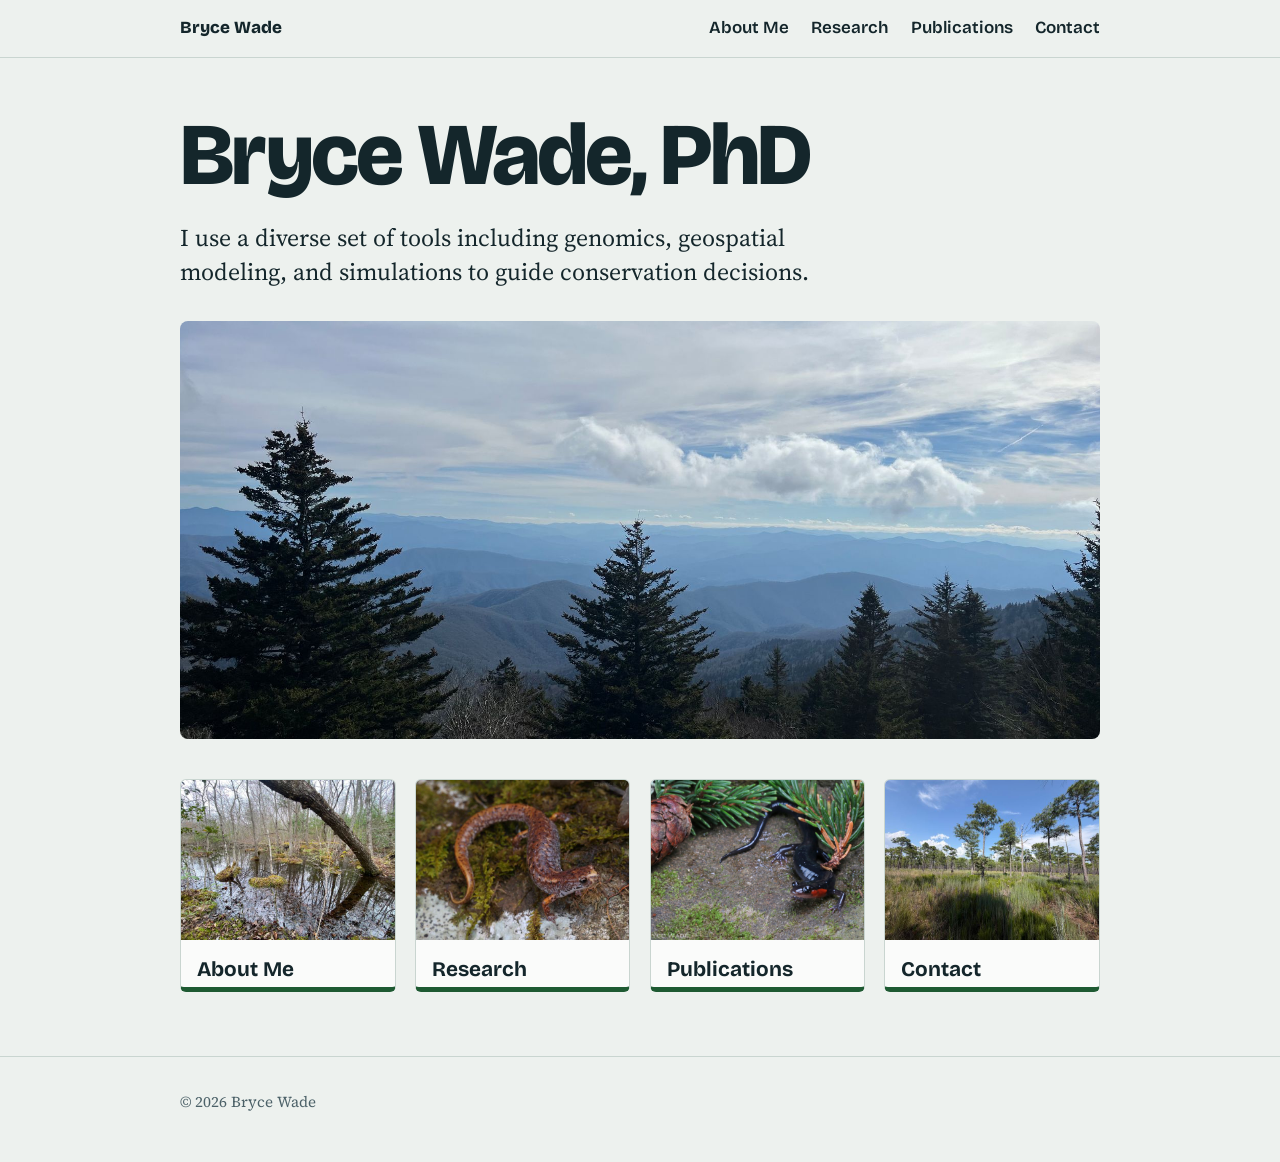
<file: index.html>
<!DOCTYPE html>
<html lang="en">
<head>
<meta charset="utf-8">
<meta name="viewport" content="width=device-width, initial-scale=1">
<title>Bryce Wade, PhD · Landscape genetics and amphibian conservation</title>
<link href="https://fonts.googleapis.com/css2?family=Bricolage+Grotesque:opsz,wght@12..96,400;12..96,600;12..96,800&family=Source+Serif+4:ital,opsz,wght@0,8..60,400;0,8..60,600;1,8..60,400&display=swap" rel="stylesheet">
<link rel="stylesheet" href="style.css">
</head>
<body>
<!-- MENU: appears on every page. If you change it, change it in all five files. -->
<nav><div class="wrap"><a class="brand" href="index.html">Bryce Wade</a><a href="about.html">About Me</a><a href="research.html">Research</a><a href="publications.html">Publications</a><a href="contact.html">Contact</a></div></nav>
<main class="wrap">
<h1>Bryce Wade, PhD</h1>
<p class="lede">I use a diverse set of tools including genomics, geospatial modeling, and simulations to guide conservation decisions.</p>
<img class="hero-photo" src="images/home-main.jpg" width="1800" height="818" alt="Blue ridgelines of the southern Appalachian Mountains seen through spruce and fir trees">
<div class="tiles">
<a href="about.html"><img src="images/about-thumb.jpg" width="640" height="480" alt="" loading="lazy"><b>About Me</b></a>
<a href="research.html"><img src="images/research-thumb.jpg" width="640" height="480" alt="" loading="lazy"><b>Research</b></a>
<a href="publications.html"><img src="images/publications-thumb.jpg" width="640" height="480" alt="" loading="lazy"><b>Publications</b></a>
<a href="contact.html"><img src="images/contact-thumb.jpg" width="640" height="480" alt="" loading="lazy"><b>Contact</b></a>
</div>
</main>
<footer><div class="wrap">© 2026 Bryce Wade</div></footer>
</body>
</html>
</file>
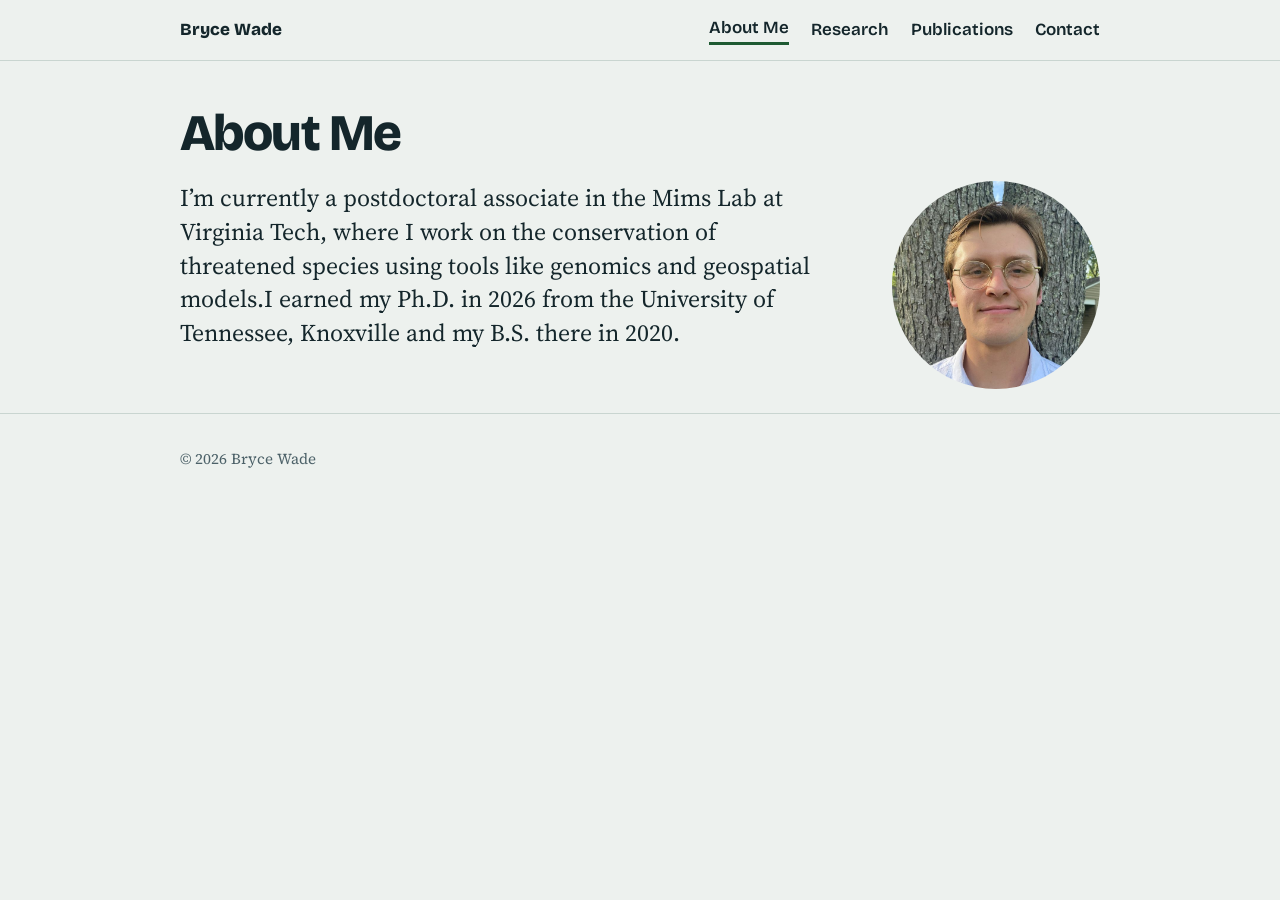
<file: about.html>
<!DOCTYPE html>
<html lang="en">
<head>
<meta charset="utf-8">
<meta name="viewport" content="width=device-width, initial-scale=1">
<title>About Me · Bryce Wade</title>
<link href="https://fonts.googleapis.com/css2?family=Bricolage+Grotesque:opsz,wght@12..96,400;12..96,600;12..96,800&family=Source+Serif+4:ital,opsz,wght@0,8..60,400;0,8..60,600;1,8..60,400&display=swap" rel="stylesheet">
<link rel="stylesheet" href="style.css">
</head>
<body>
<!-- MENU: appears on every page. If you change it, change it in all five files. -->
<nav><div class="wrap"><a class="brand" href="index.html">Bryce Wade</a><a href="about.html" aria-current="page">About Me</a><a href="research.html">Research</a><a href="publications.html">Publications</a><a href="contact.html">Contact</a></div></nav>
<main class="wrap">
<h1 class="page">About Me</h1>
<!-- PHOTO: to swap the portrait, upload a new square photo to the images folder and change the file name in src. -->
<img class="portrait" src="images/about-1.jpg" width="700" height="700" alt="Portrait of Bryce Wade smiling in front of a tree trunk">
<div class="text">
<p class="lede">I’m currently a postdoctoral associate in the Mims Lab at Virginia Tech, where I work on the conservation of threatened species using tools like genomics and geospatial models.I earned my Ph.D. in 2026 from the University of Tennessee, Knoxville and my B.S. there in 2020.</p>
</div>
</main>
<footer><div class="wrap">© 2026 Bryce Wade</div></footer>
</body>
</html>
</file>
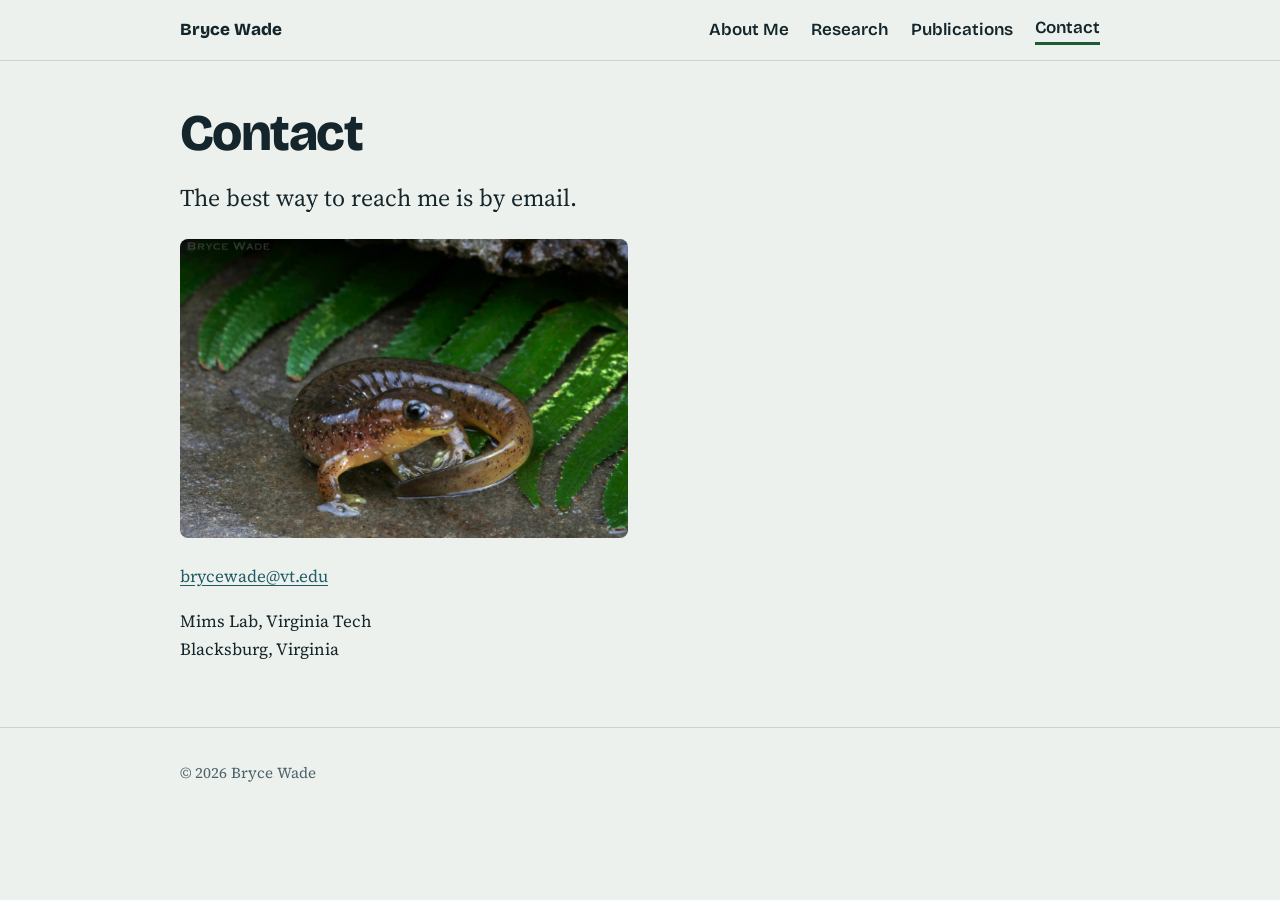
<file: contact.html>
<!DOCTYPE html>
<html lang="en">
<head>
<meta charset="utf-8">
<meta name="viewport" content="width=device-width, initial-scale=1">
<title>Contact · Bryce Wade</title>
<link href="https://fonts.googleapis.com/css2?family=Bricolage+Grotesque:opsz,wght@12..96,400;12..96,600;12..96,800&family=Source+Serif+4:ital,opsz,wght@0,8..60,400;0,8..60,600;1,8..60,400&display=swap" rel="stylesheet">
<link rel="stylesheet" href="style.css">
</head>
<body>
<!-- MENU: appears on every page. If you change it, change it in all five files. -->
<nav><div class="wrap"><a class="brand" href="index.html">Bryce Wade</a><a href="about.html">About Me</a><a href="research.html">Research</a><a href="publications.html">Publications</a><a href="contact.html" aria-current="page">Contact</a></div></nav>
<main class="wrap">
<h1 class="page">Contact</h1>
<p class="lede text">The best way to reach me is by email.</p>
<img class="hero-photo" src="images/contact-1.jpg" width="640" height="480" alt="Open pine savanna with tall pines above green wetland grasses" style="max-width:28rem;margin:0 0 1.5rem" loading="lazy">
<p><a href="mailto:brycewade@vt.edu">brycewade@vt.edu</a></p>
<p>Mims Lab, Virginia Tech<br>Blacksburg, Virginia</p>
</main>
<footer><div class="wrap">© 2026 Bryce Wade</div></footer>
</body>
</html>
</file>
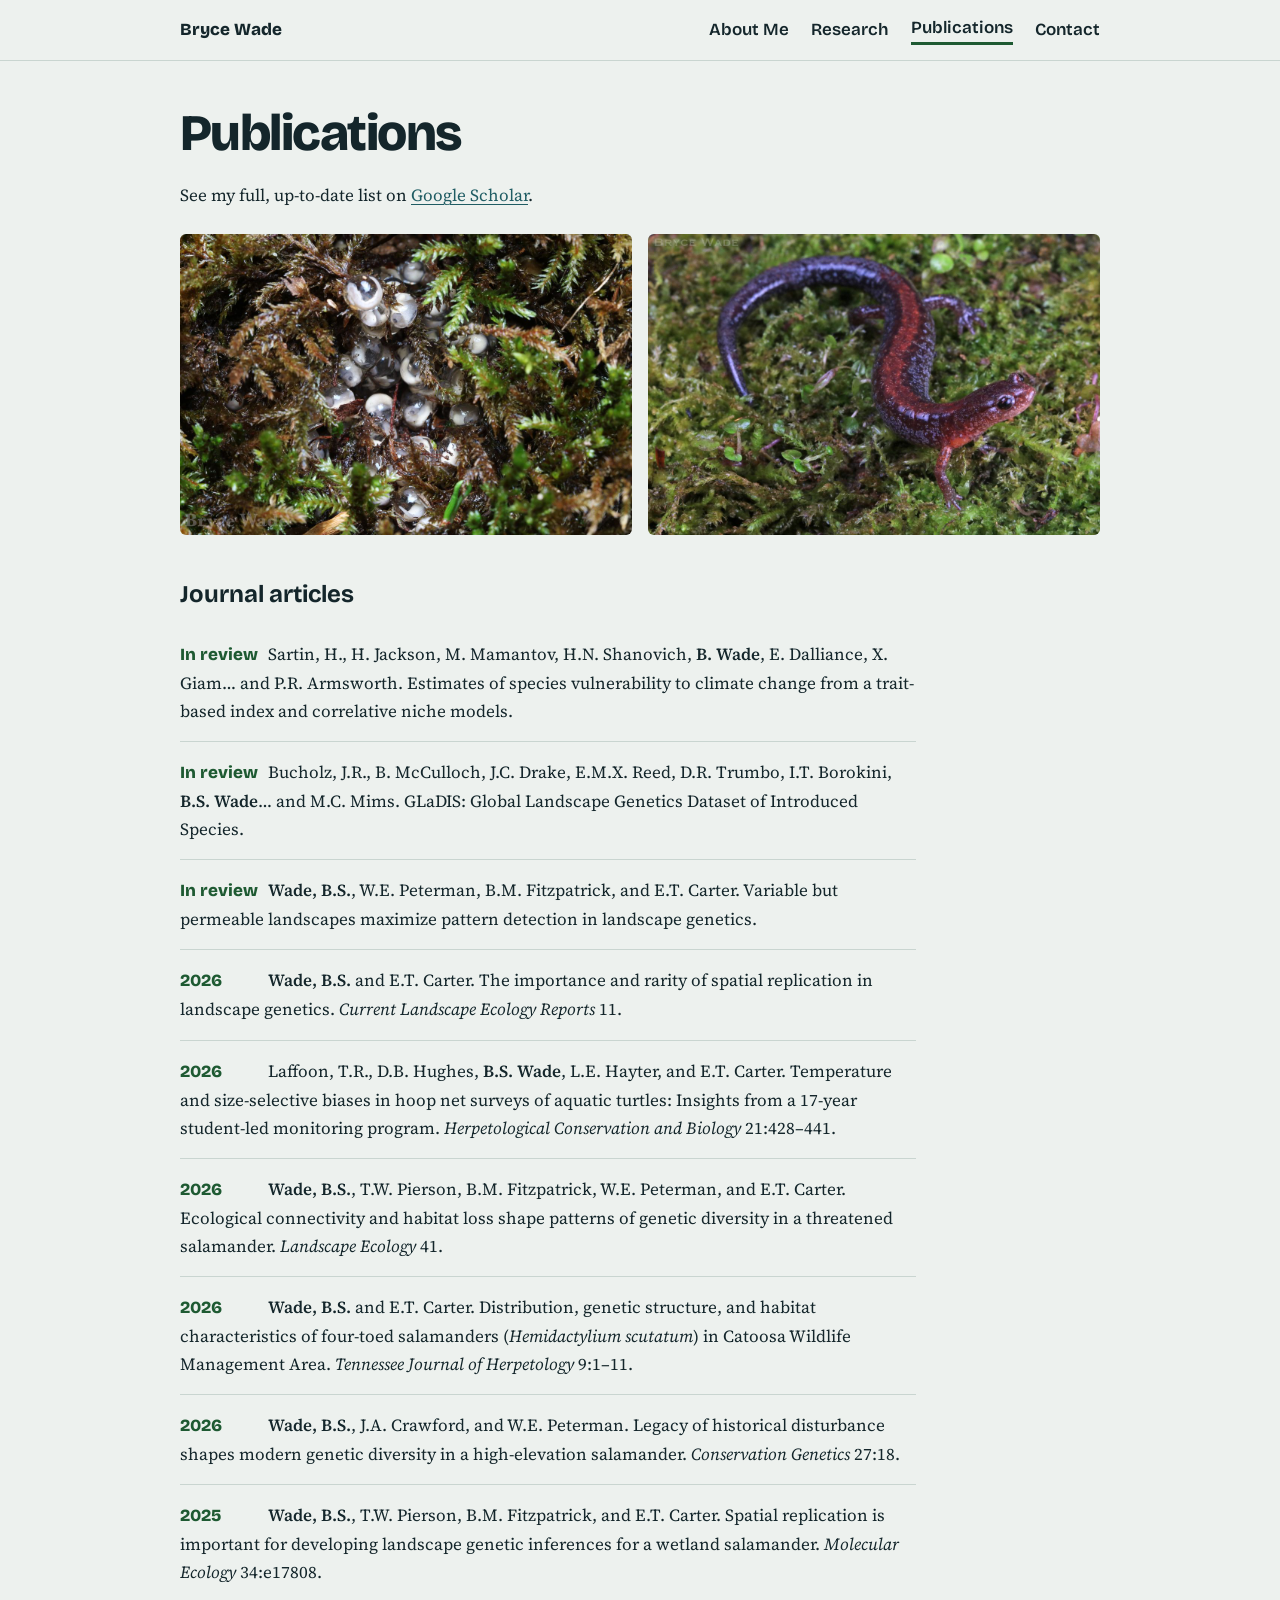
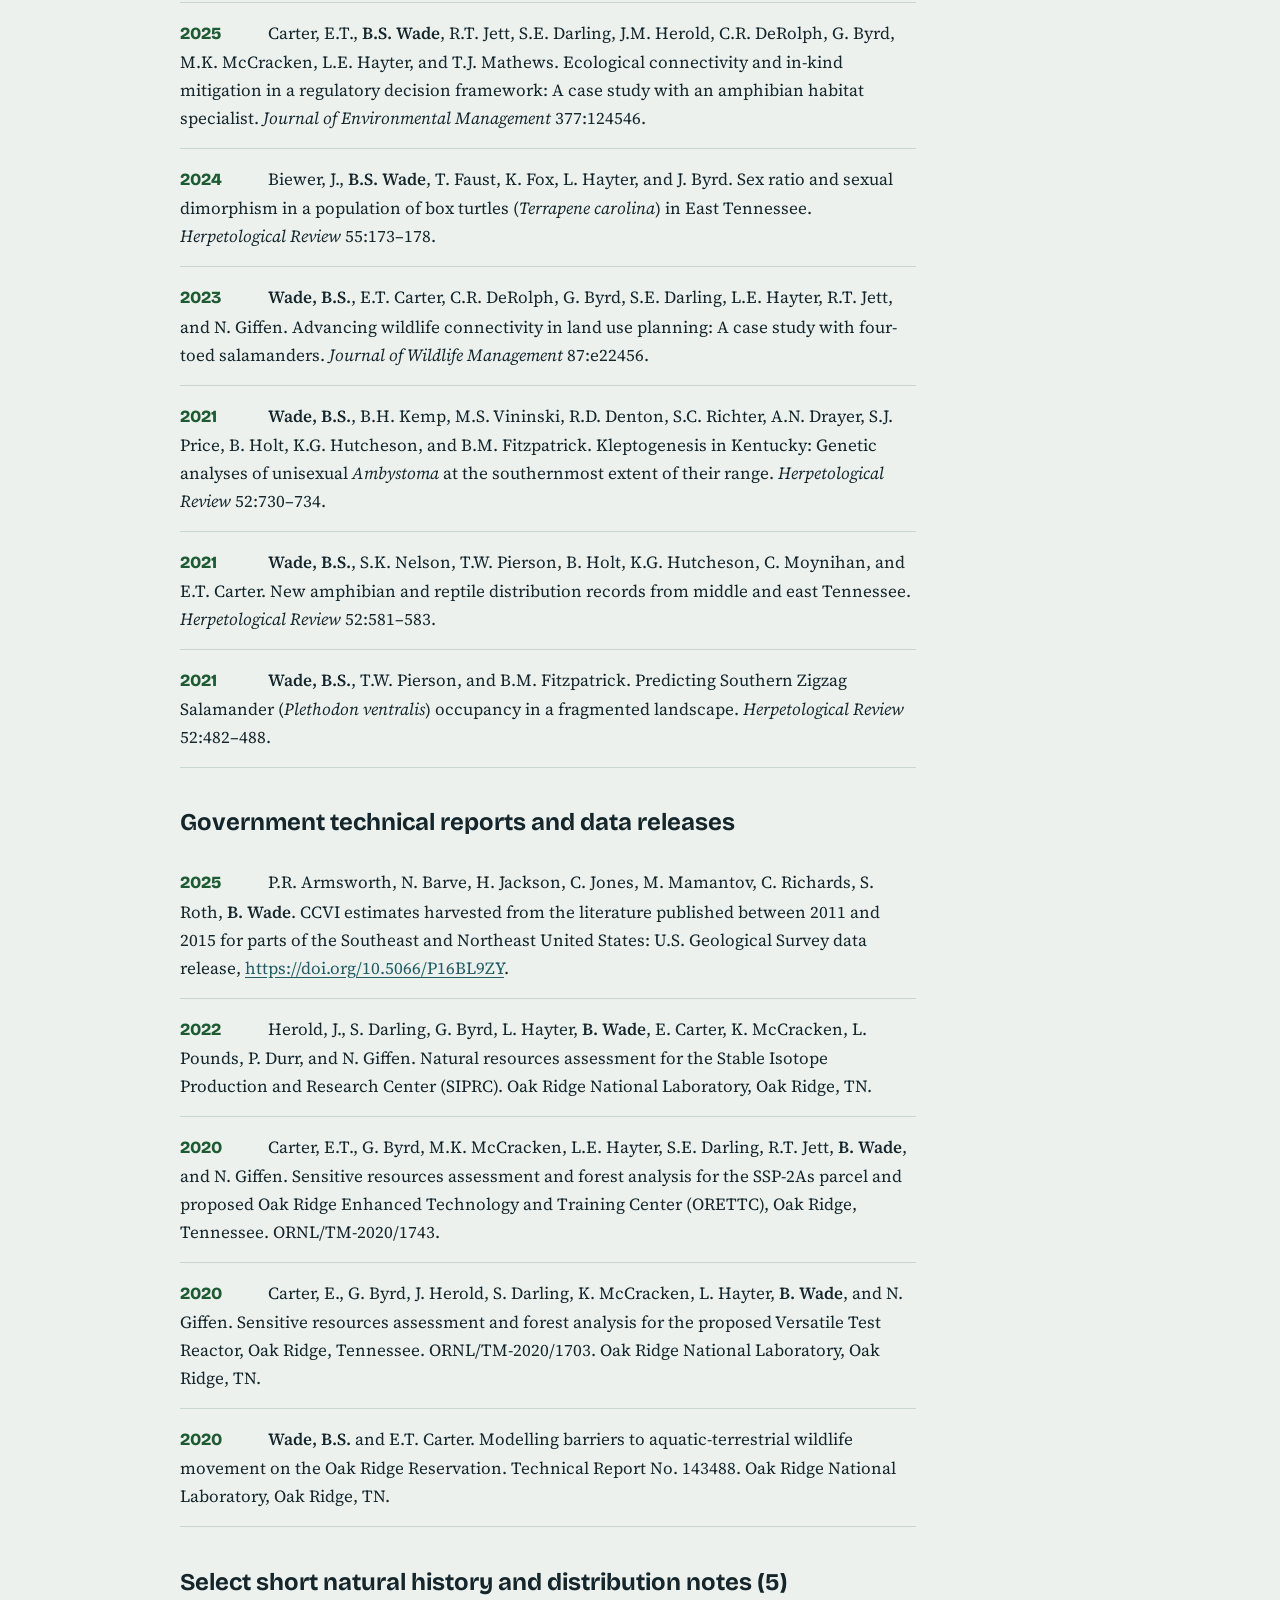
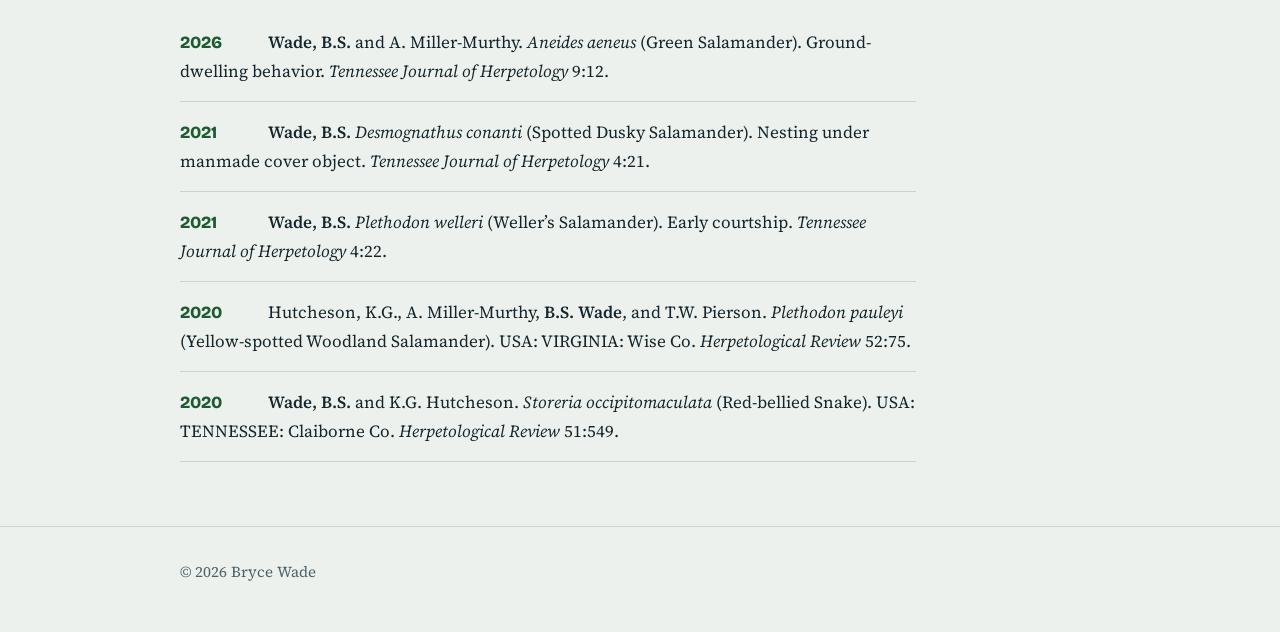
<file: publications.html>
<!DOCTYPE html>
<html lang="en">
<head>
<meta charset="utf-8">
<meta name="viewport" content="width=device-width, initial-scale=1">
<title>Publications · Bryce Wade</title>
<link href="https://fonts.googleapis.com/css2?family=Bricolage+Grotesque:opsz,wght@12..96,400;12..96,600;12..96,800&family=Source+Serif+4:ital,opsz,wght@0,8..60,400;0,8..60,600;1,8..60,400&display=swap" rel="stylesheet">
<link rel="stylesheet" href="style.css">
</head>
<body>
<!-- MENU: appears on every page. If you change it, change it in all five files. -->
<nav><div class="wrap"><a class="brand" href="index.html">Bryce Wade</a><a href="about.html">About Me</a><a href="research.html">Research</a><a href="publications.html" aria-current="page">Publications</a><a href="contact.html">Contact</a></div></nav>
<main class="wrap">
<h1 class="page">Publications</h1>
<p class="text">See my full, up-to-date list on <a href="https://scholar.google.com/citations?user=k3J1BvYAAAAJ&amp;hl=en">Google Scholar</a>.</p>
<div class="gallery">
<img src="images/publications-1.jpg" width="1200" height="800" alt="Clear salamander eggs nestled in green and brown moss" loading="lazy">
<img src="images/publications-2.jpg" width="1200" height="800" alt="Dark salamander with a reddish stripe along its back on bright green moss" loading="lazy">
</div>
<h2>Journal articles</h2>
<!-- To add a paper: copy one whole <li> line below, paste it where you want it, and change the text. For a paper still in review, put In review in the yr span and leave the journal out. -->
<ul class="pubs">
<li><span class="yr">In review</span>Sartin, H., H. Jackson, M. Mamantov, H.N. Shanovich, <span class="me">B. Wade</span>, E. Dalliance, X. Giam… and P.R. Armsworth. Estimates of species vulnerability to climate change from a trait-based index and correlative niche models.</li>
<li><span class="yr">In review</span>Bucholz, J.R., B. McCulloch, J.C. Drake, E.M.X. Reed, D.R. Trumbo, I.T. Borokini, <span class="me">B.S. Wade</span>… and M.C. Mims. GLaDIS: Global Landscape Genetics Dataset of Introduced Species.</li>
<li><span class="yr">In review</span><span class="me">Wade, B.S.</span>, W.E. Peterman, B.M. Fitzpatrick, and E.T. Carter. Variable but permeable landscapes maximize pattern detection in landscape genetics.</li>
<li><span class="yr">2026</span><span class="me">Wade, B.S.</span> and E.T. Carter. The importance and rarity of spatial replication in landscape genetics. <i>Current Landscape Ecology Reports</i> 11.</li>
<li><span class="yr">2026</span>Laffoon, T.R., D.B. Hughes, <span class="me">B.S. Wade</span>, L.E. Hayter, and E.T. Carter. Temperature and size-selective biases in hoop net surveys of aquatic turtles: Insights from a 17-year student-led monitoring program. <i>Herpetological Conservation and Biology</i> 21:428–441.</li>
<li><span class="yr">2026</span><span class="me">Wade, B.S.</span>, T.W. Pierson, B.M. Fitzpatrick, W.E. Peterman, and E.T. Carter. Ecological connectivity and habitat loss shape patterns of genetic diversity in a threatened salamander. <i>Landscape Ecology</i> 41.</li>
<li><span class="yr">2026</span><span class="me">Wade, B.S.</span> and E.T. Carter. Distribution, genetic structure, and habitat characteristics of four-toed salamanders (<i>Hemidactylium scutatum</i>) in Catoosa Wildlife Management Area. <i>Tennessee Journal of Herpetology</i> 9:1–11.</li>
<li><span class="yr">2026</span><span class="me">Wade, B.S.</span>, J.A. Crawford, and W.E. Peterman. Legacy of historical disturbance shapes modern genetic diversity in a high-elevation salamander. <i>Conservation Genetics</i> 27:18.</li>
<li><span class="yr">2025</span><span class="me">Wade, B.S.</span>, T.W. Pierson, B.M. Fitzpatrick, and E.T. Carter. Spatial replication is important for developing landscape genetic inferences for a wetland salamander. <i>Molecular Ecology</i> 34:e17808.</li>
<li><span class="yr">2025</span>Carter, E.T., <span class="me">B.S. Wade</span>, R.T. Jett, S.E. Darling, J.M. Herold, C.R. DeRolph, G. Byrd, M.K. McCracken, L.E. Hayter, and T.J. Mathews. Ecological connectivity and in-kind mitigation in a regulatory decision framework: A case study with an amphibian habitat specialist. <i>Journal of Environmental Management</i> 377:124546.</li>
<li><span class="yr">2024</span>Biewer, J., <span class="me">B.S. Wade</span>, T. Faust, K. Fox, L. Hayter, and J. Byrd. Sex ratio and sexual dimorphism in a population of box turtles (<i>Terrapene carolina</i>) in East Tennessee. <i>Herpetological Review</i> 55:173–178.</li>
<li><span class="yr">2023</span><span class="me">Wade, B.S.</span>, E.T. Carter, C.R. DeRolph, G. Byrd, S.E. Darling, L.E. Hayter, R.T. Jett, and N. Giffen. Advancing wildlife connectivity in land use planning: A case study with four-toed salamanders. <i>Journal of Wildlife Management</i> 87:e22456.</li>
<li><span class="yr">2021</span><span class="me">Wade, B.S.</span>, B.H. Kemp, M.S. Vininski, R.D. Denton, S.C. Richter, A.N. Drayer, S.J. Price, B. Holt, K.G. Hutcheson, and B.M. Fitzpatrick. Kleptogenesis in Kentucky: Genetic analyses of unisexual <i>Ambystoma</i> at the southernmost extent of their range. <i>Herpetological Review</i> 52:730–734.</li>
<li><span class="yr">2021</span><span class="me">Wade, B.S.</span>, S.K. Nelson, T.W. Pierson, B. Holt, K.G. Hutcheson, C. Moynihan, and E.T. Carter. New amphibian and reptile distribution records from middle and east Tennessee. <i>Herpetological Review</i> 52:581–583.</li>
<li><span class="yr">2021</span><span class="me">Wade, B.S.</span>, T.W. Pierson, and B.M. Fitzpatrick. Predicting Southern Zigzag Salamander (<i>Plethodon ventralis</i>) occupancy in a fragmented landscape. <i>Herpetological Review</i> 52:482–488.</li>
</ul>
<h2>Government technical reports and data releases</h2>
<ul class="pubs">
<li><span class="yr">2025</span>P.R. Armsworth, N. Barve, H. Jackson, C. Jones, M. Mamantov, C. Richards, S. Roth, <span class="me">B. Wade</span>. CCVI estimates harvested from the literature published between 2011 and 2015 for parts of the Southeast and Northeast United States: U.S. Geological Survey data release, <a href="https://doi.org/10.5066/P16BL9ZY">https://doi.org/10.5066/P16BL9ZY</a>.</li>
<li><span class="yr">2022</span>Herold, J., S. Darling, G. Byrd, L. Hayter, <span class="me">B. Wade</span>, E. Carter, K. McCracken, L. Pounds, P. Durr, and N. Giffen. Natural resources assessment for the Stable Isotope Production and Research Center (SIPRC). Oak Ridge National Laboratory, Oak Ridge, TN.</li>
<li><span class="yr">2020</span>Carter, E.T., G. Byrd, M.K. McCracken, L.E. Hayter, S.E. Darling, R.T. Jett, <span class="me">B. Wade</span>, and N. Giffen. Sensitive resources assessment and forest analysis for the SSP-2As parcel and proposed Oak Ridge Enhanced Technology and Training Center (ORETTC), Oak Ridge, Tennessee. ORNL/TM-2020/1743.</li>
<li><span class="yr">2020</span>Carter, E., G. Byrd, J. Herold, S. Darling, K. McCracken, L. Hayter, <span class="me">B. Wade</span>, and N. Giffen. Sensitive resources assessment and forest analysis for the proposed Versatile Test Reactor, Oak Ridge, Tennessee. ORNL/TM-2020/1703. Oak Ridge National Laboratory, Oak Ridge, TN.</li>
<li><span class="yr">2020</span><span class="me">Wade, B.S.</span> and E.T. Carter. Modelling barriers to aquatic-terrestrial wildlife movement on the Oak Ridge Reservation. Technical Report No. 143488. Oak Ridge National Laboratory, Oak Ridge, TN.</li>
</ul>
<h2>Select short natural history and distribution notes (5)</h2>
<ul class="pubs">
<li><span class="yr">2026</span><span class="me">Wade, B.S.</span> and A. Miller-Murthy. <i>Aneides aeneus</i> (Green Salamander). Ground-dwelling behavior. <i>Tennessee Journal of Herpetology</i> 9:12.</li>
<li><span class="yr">2021</span><span class="me">Wade, B.S.</span> <i>Desmognathus conanti</i> (Spotted Dusky Salamander). Nesting under manmade cover object. <i>Tennessee Journal of Herpetology</i> 4:21.</li>
<li><span class="yr">2021</span><span class="me">Wade, B.S.</span> <i>Plethodon welleri</i> (Weller’s Salamander). Early courtship. <i>Tennessee Journal of Herpetology</i> 4:22.</li>
<li><span class="yr">2020</span>Hutcheson, K.G., A. Miller-Murthy, <span class="me">B.S. Wade</span>, and T.W. Pierson. <i>Plethodon pauleyi</i> (Yellow-spotted Woodland Salamander). USA: VIRGINIA: Wise Co. <i>Herpetological Review</i> 52:75.</li>
<li><span class="yr">2020</span><span class="me">Wade, B.S.</span> and K.G. Hutcheson. <i>Storeria occipitomaculata</i> (Red-bellied Snake). USA: TENNESSEE: Claiborne Co. <i>Herpetological Review</i> 51:549.</li>
</ul>
</main>
<footer><div class="wrap">© 2026 Bryce Wade</div></footer>
</body>
</html>
</file>
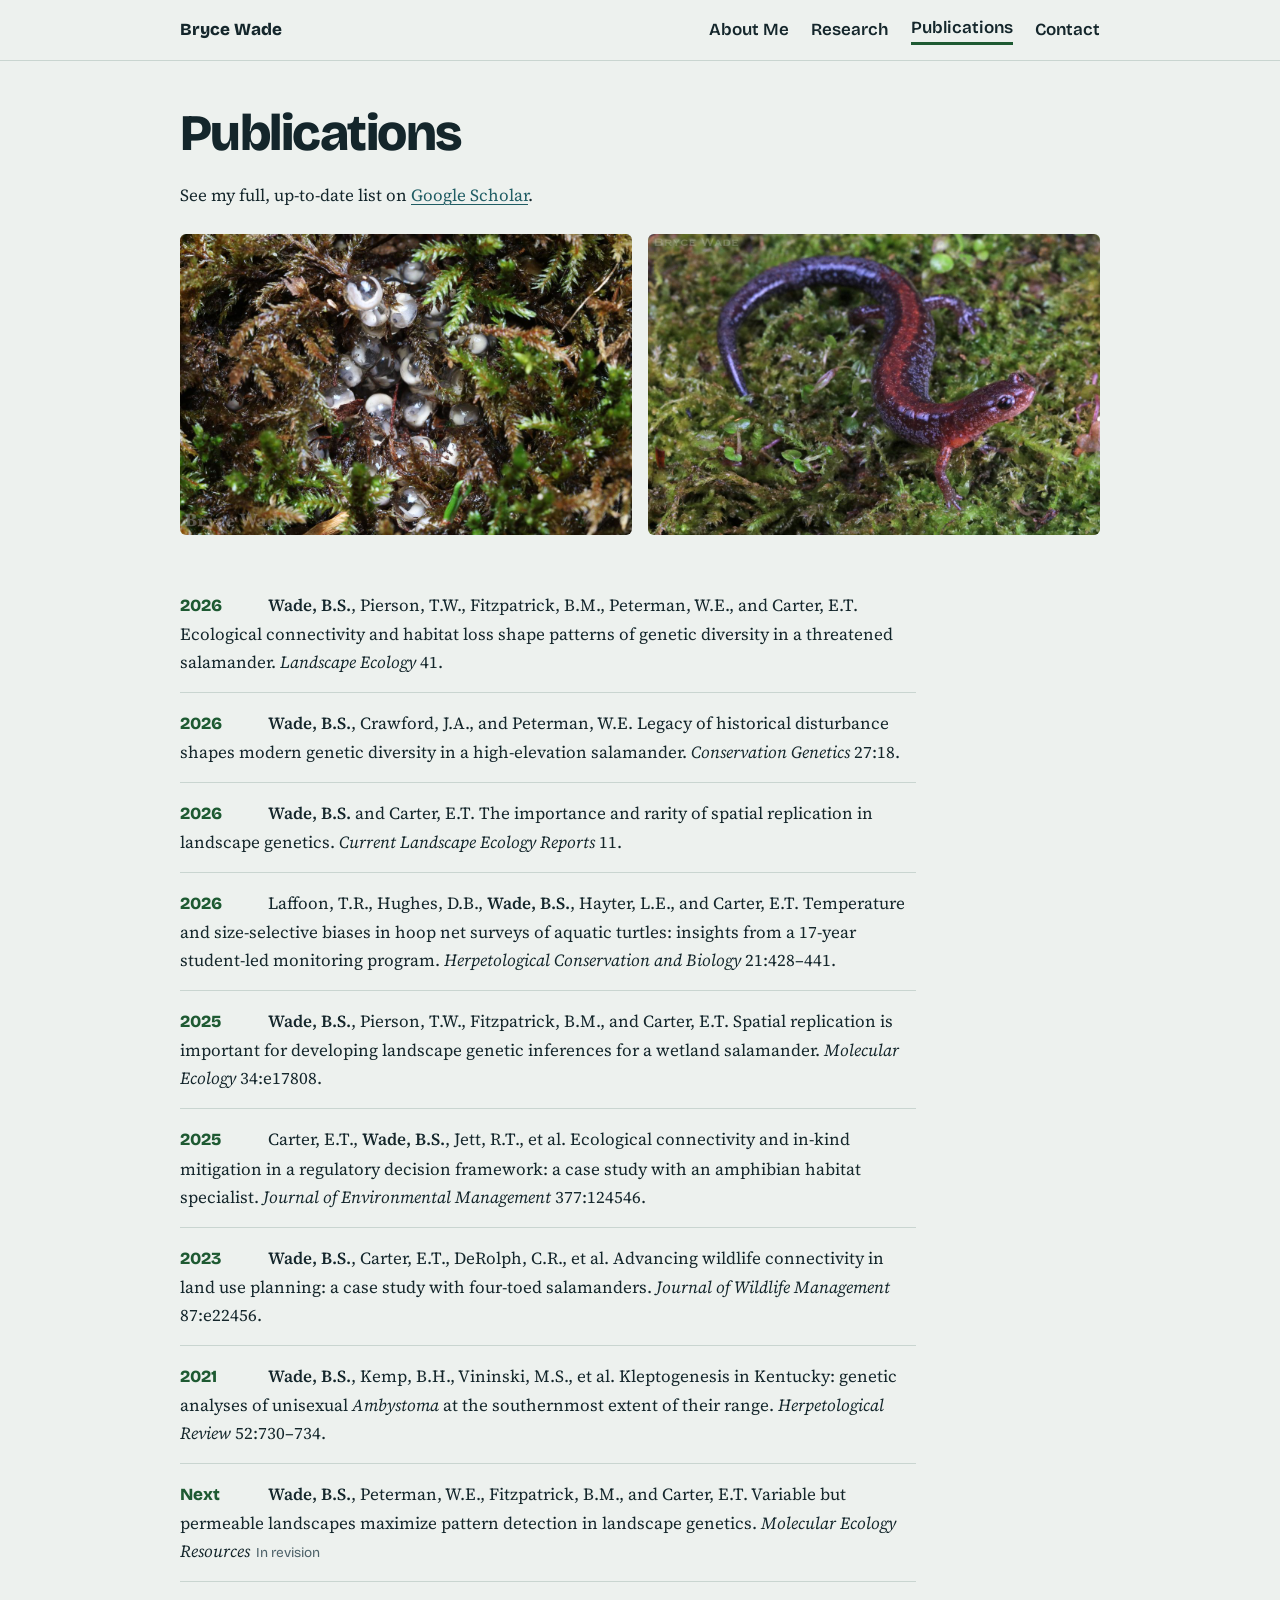
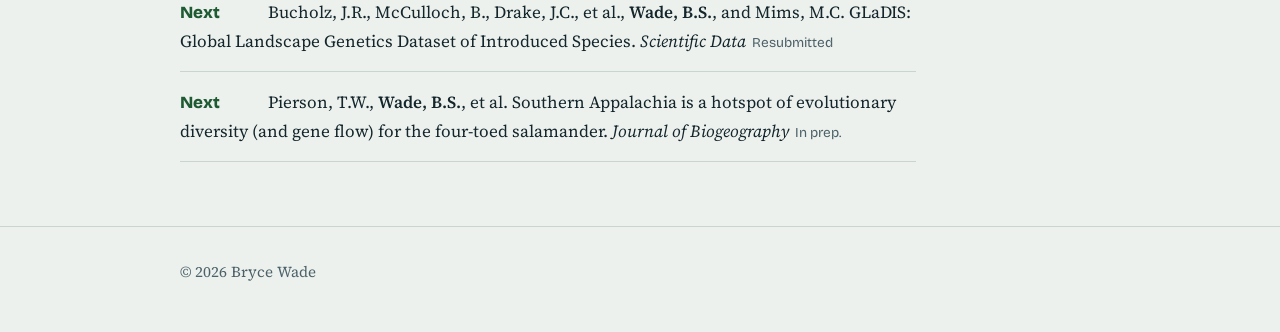
<file: publications2.html>
<!DOCTYPE html>
<html lang="en">
<head>
<meta charset="utf-8">
<meta name="viewport" content="width=device-width, initial-scale=1">
<title>Publications · Bryce Wade</title>
<link href="https://fonts.googleapis.com/css2?family=Bricolage+Grotesque:opsz,wght@12..96,400;12..96,600;12..96,800&family=Source+Serif+4:ital,opsz,wght@0,8..60,400;0,8..60,600;1,8..60,400&display=swap" rel="stylesheet">
<link rel="stylesheet" href="style.css">
</head>
<body>
<!-- MENU: appears on every page. If you change it, change it in all five files. -->
<nav><div class="wrap"><a class="brand" href="index.html">Bryce Wade</a><a href="about.html">About Me</a><a href="research.html">Research</a><a href="publications.html" aria-current="page">Publications</a><a href="contact.html">Contact</a></div></nav>
<main class="wrap">
<h1 class="page">Publications</h1>
<p class="text">See my full, up-to-date list on <a href="https://scholar.google.com/citations?user=k3J1BvYAAAAJ&amp;hl=en">Google Scholar</a>.</p>
<div class="gallery">
<img src="images/publications-1.jpg" width="1200" height="800" alt="Clear salamander eggs nestled in green and brown moss" loading="lazy">
<img src="images/publications-2.jpg" width="1200" height="800" alt="Dark salamander with a reddish stripe along its back on bright green moss" loading="lazy">
</div>
<!-- To add a paper: copy one whole <li> line below, paste it where you want it, and change the text. -->
<ul class="pubs">
<li><span class="yr">2026</span><span class="me">Wade, B.S.</span>, Pierson, T.W., Fitzpatrick, B.M., Peterman, W.E., and Carter, E.T. Ecological connectivity and habitat loss shape patterns of genetic diversity in a threatened salamander. <i>Landscape Ecology</i> 41.</li>
<li><span class="yr">2026</span><span class="me">Wade, B.S.</span>, Crawford, J.A., and Peterman, W.E. Legacy of historical disturbance shapes modern genetic diversity in a high-elevation salamander. <i>Conservation Genetics</i> 27:18.</li>
<li><span class="yr">2026</span><span class="me">Wade, B.S.</span> and Carter, E.T. The importance and rarity of spatial replication in landscape genetics. <i>Current Landscape Ecology Reports</i> 11.</li>
<li><span class="yr">2026</span>Laffoon, T.R., Hughes, D.B., <span class="me">Wade, B.S.</span>, Hayter, L.E., and Carter, E.T. Temperature and size-selective biases in hoop net surveys of aquatic turtles: insights from a 17-year student-led monitoring program. <i>Herpetological Conservation and Biology</i> 21:428–441.</li>
<li><span class="yr">2025</span><span class="me">Wade, B.S.</span>, Pierson, T.W., Fitzpatrick, B.M., and Carter, E.T. Spatial replication is important for developing landscape genetic inferences for a wetland salamander. <i>Molecular Ecology</i> 34:e17808.</li>
<li><span class="yr">2025</span>Carter, E.T., <span class="me">Wade, B.S.</span>, Jett, R.T., et al. Ecological connectivity and in-kind mitigation in a regulatory decision framework: a case study with an amphibian habitat specialist. <i>Journal of Environmental Management</i> 377:124546.</li>
<li><span class="yr">2023</span><span class="me">Wade, B.S.</span>, Carter, E.T., DeRolph, C.R., et al. Advancing wildlife connectivity in land use planning: a case study with four-toed salamanders. <i>Journal of Wildlife Management</i> 87:e22456.</li>
<li><span class="yr">2021</span><span class="me">Wade, B.S.</span>, Kemp, B.H., Vininski, M.S., et al. Kleptogenesis in Kentucky: genetic analyses of unisexual <i>Ambystoma</i> at the southernmost extent of their range. <i>Herpetological Review</i> 52:730–734.</li>
<li><span class="yr">Next</span><span class="me">Wade, B.S.</span>, Peterman, W.E., Fitzpatrick, B.M., and Carter, E.T. Variable but permeable landscapes maximize pattern detection in landscape genetics. <i>Molecular Ecology Resources</i><span class="st">In revision</span></li>
<li><span class="yr">Next</span>Bucholz, J.R., McCulloch, B., Drake, J.C., et al., <span class="me">Wade, B.S.</span>, and Mims, M.C. GLaDIS: Global Landscape Genetics Dataset of Introduced Species. <i>Scientific Data</i><span class="st">Resubmitted</span></li>
<li><span class="yr">Next</span>Pierson, T.W., <span class="me">Wade, B.S.</span>, et al. Southern Appalachia is a hotspot of evolutionary diversity (and gene flow) for the four-toed salamander. <i>Journal of Biogeography</i><span class="st">In prep.</span></li>
</ul>
</main>
<footer><div class="wrap">© 2026 Bryce Wade</div></footer>
</body>
</html>
</file>
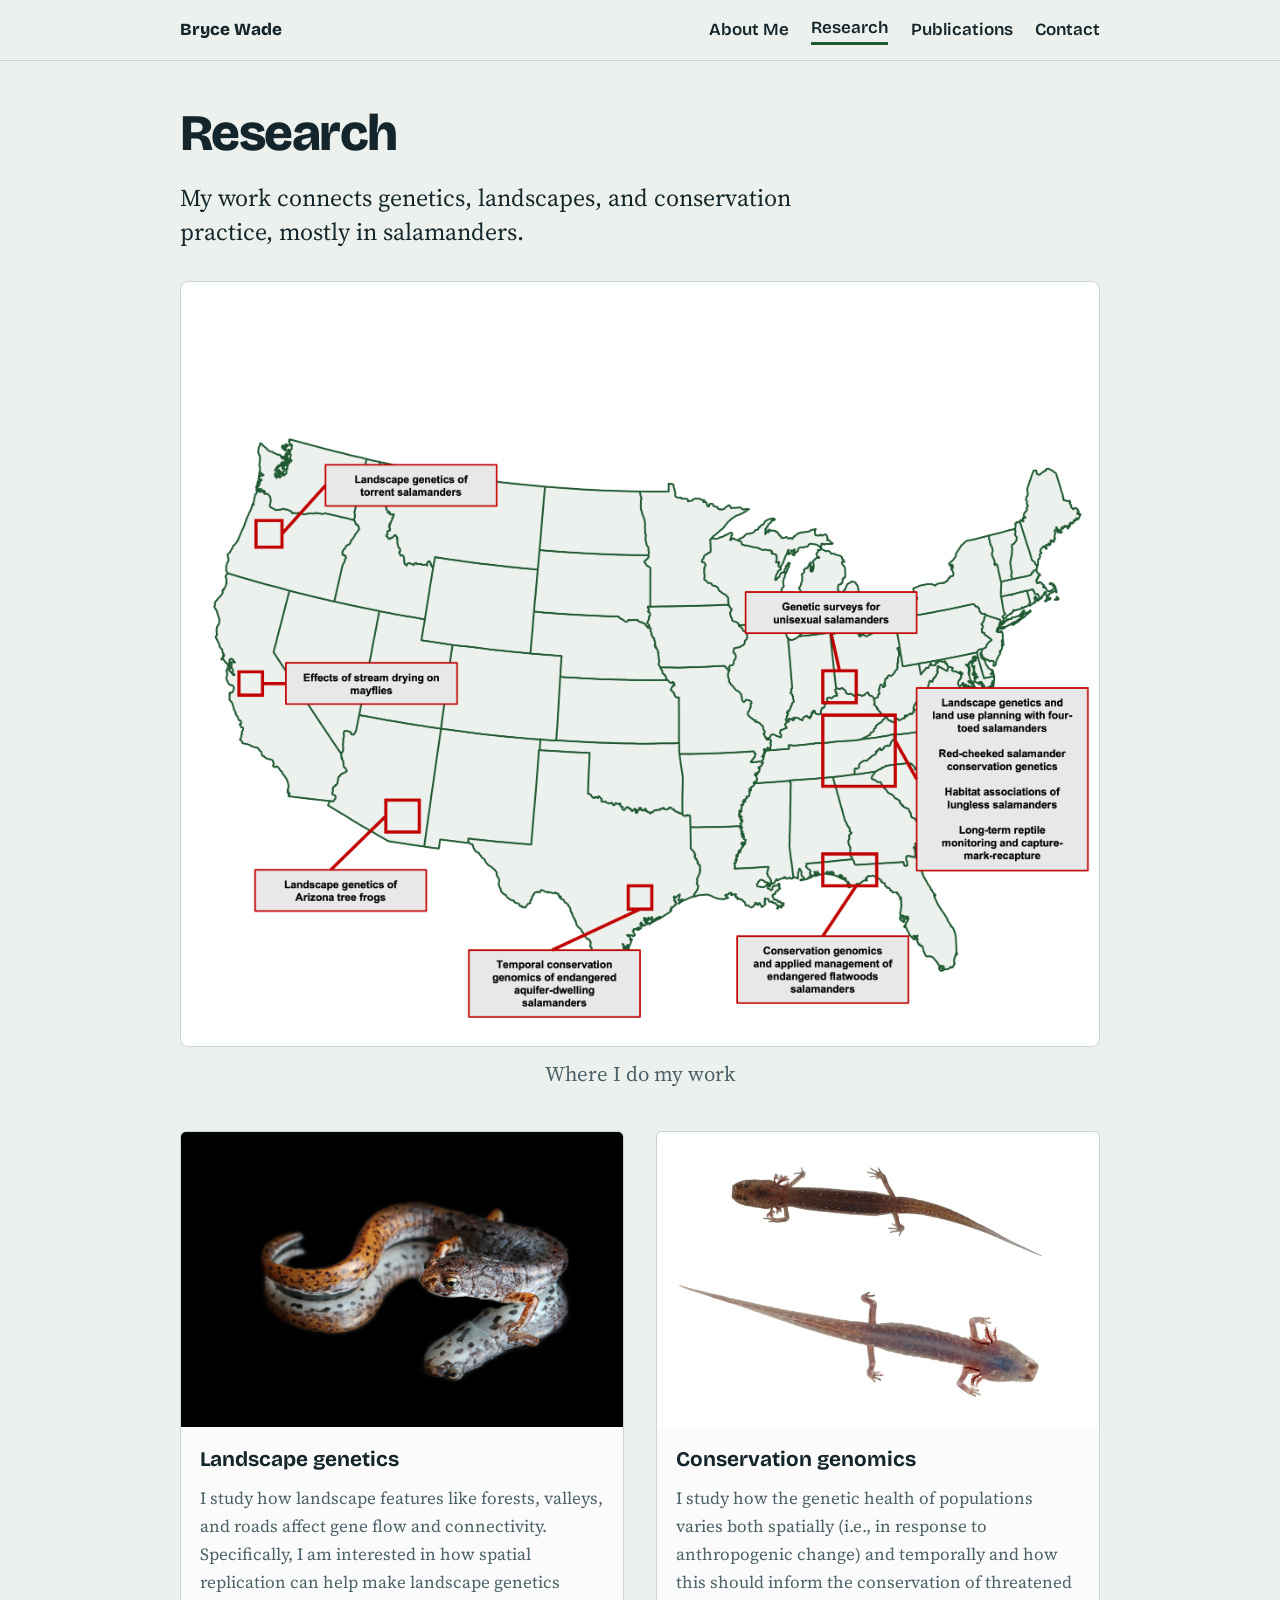
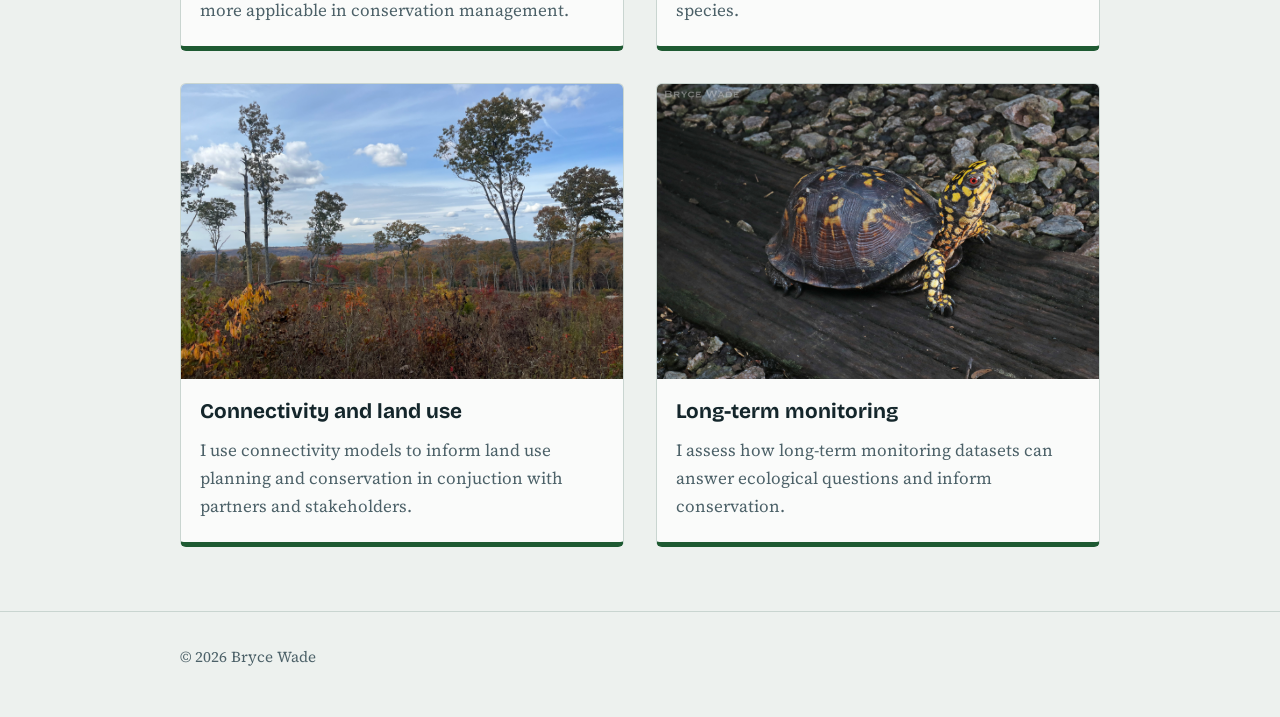
<file: research.html>
<!DOCTYPE html>
<html lang="en">
<head>
<meta charset="utf-8">
<meta name="viewport" content="width=device-width, initial-scale=1">
<title>Research · Bryce Wade</title>
<link href="https://fonts.googleapis.com/css2?family=Bricolage+Grotesque:opsz,wght@12..96,400;12..96,600;12..96,800&family=Source+Serif+4:ital,opsz,wght@0,8..60,400;0,8..60,600;1,8..60,400&display=swap" rel="stylesheet">
<link rel="stylesheet" href="style.css">
</head>
<body>
<!-- MENU: appears on every page. If you change it, change it in all five files. -->
<nav><div class="wrap"><a class="brand" href="index.html">Bryce Wade</a><a href="about.html">About Me</a><a href="research.html" aria-current="page">Research</a><a href="publications.html">Publications</a><a href="contact.html">Contact</a></div></nav>
<main class="wrap">
<h1 class="page">Research</h1>
<p class="lede text">My work connects genetics, landscapes, and conservation practice, mostly in salamanders.</p>
<figure class="map">
<img src="images/workmap.png" width="1400" height="946" alt="Map of the United States with red boxes marking my study regions, from torrent salamanders in the Pacific Northwest and Arizona tree frogs in the Southwest to flatwoods salamanders on the Gulf Coast and four-toed salamanders in the Appalachians">
<figcaption>Where I do my work</figcaption>
</figure>
<div class="topics">
<article class="topic"><img src="images/landscapegenetics.jpg" width="1200" height="800" alt="Salamander with an orange tail and dark spots on a black reflective surface, its pale spotted belly mirrored below" loading="lazy"><div><h2>Landscape genetics</h2><p>I study how landscape features like forests, valleys, and roads affect gene flow and connectivity. Specifically, I am interested in how spatial replication can help make landscape genetics more applicable in conservation management.</p></div></article>
<article class="topic"><img src="images/conservationgenomics.jpg" width="1200" height="800" alt="Two salamander larvae with feathery gills, seen from above against a white background" loading="lazy"><div><h2>Conservation genomics</h2><p>I study how the genetic health of populations varies both spatially (i.e., in response to anthropogenic change) and temporally and how this should inform the conservation of threatened species.</p></div></article>
<article class="topic"><img src="images/connectivity.jpg" width="1200" height="800" alt="Autumn forest with scattered tall trees above regrowing shrubs" loading="lazy"><div><h2>Connectivity and land use</h2><p>I use connectivity models to inform land use planning and conservation in conjuction with partners and stakeholders.</p></div></article>
<article class="topic"><img src="images/monitoring.jpg" width="1200" height="800" alt="Black snake with pale yellow speckles coiled on dry leaves" loading="lazy"><div><h2>Long-term monitoring</h2><p>I assess how long-term monitoring datasets can answer ecological questions and inform conservation.</p></div></article>
</div>
<!-- To change a photo: upload a new one to the images folder and change the file name in src. -->
</main>
<footer><div class="wrap">© 2026 Bryce Wade</div></footer>
</body>
</html>
</file>
<file: style.css>
/* Colors: change these hex codes to restyle the whole site */
:root{--bg:#EDF1EE;--panel:#FAFBFA;--ink:#14262B;--mute:#4C6168;--line:#C9D5D0;--stream:#1F5C63;--spot:#1E5A32;--dot:#14262B}
@media (prefers-color-scheme:dark){:root{--bg:#0F1B1F;--panel:#16272C;--ink:#E6EEEA;--mute:#9DB3B3;--line:#2B4046;--stream:#6FB7BD;--spot:#7BCB5C;--dot:#E6EEEA}}
*,*::before,*::after{box-sizing:border-box}
html{scroll-behavior:smooth}
body{margin:0;background:var(--bg);color:var(--ink);font:1.0625rem/1.65 "Source Serif 4",Georgia,serif}
a{color:var(--stream);text-underline-offset:.2em}
a:focus-visible{outline:3px solid var(--spot);outline-offset:3px;border-radius:2px}
.wrap{max-width:60rem;margin:0 auto;padding:0 1.25rem}
h1,h2,h3,nav{font-family:"Bricolage Grotesque","Helvetica Neue",Arial,sans-serif}
nav{border-bottom:1px solid var(--line)}
nav .wrap{display:flex;gap:1.4rem;align-items:center;overflow-x:auto;white-space:nowrap;padding-top:.9rem;padding-bottom:.9rem}
nav a{color:var(--ink);text-decoration:none;font-weight:600}
nav a.brand{margin-right:auto;font-weight:800}
nav a:hover{text-decoration:underline}
nav a[aria-current="page"]{border-bottom:3px solid var(--spot)}
h1{font-size:clamp(2.6rem,8vw,5.5rem);line-height:.95;letter-spacing:-.03em;font-weight:800;margin:3.5rem 0 1.2rem}
h1.page{font-size:clamp(2rem,6vw,3.2rem);margin:3rem 0 1.5rem}
h2{font-size:1.5rem;margin:2.2rem 0 .6rem}
.lede{font-size:clamp(1.2rem,2.6vw,1.5rem);line-height:1.4;max-width:40rem}
.text{max-width:40rem}
.tiles{display:grid;grid-template-columns:repeat(auto-fit,minmax(13rem,1fr));gap:1.2rem;margin:2.5rem 0}
.tiles a{display:block;overflow:hidden;background:var(--panel);border:1px solid var(--line);border-bottom:5px solid var(--spot);border-radius:6px;color:var(--ink);text-decoration:none}
.tiles a:hover,.tiles a:focus-visible{border-color:var(--spot)}
.tiles img{display:block;width:100%;height:auto;aspect-ratio:4/3;object-fit:cover}
.tiles b{display:block;padding:.8rem 1rem 0;font-family:"Bricolage Grotesque",sans-serif;font-size:1.3rem}
.tiles span{display:block;padding:0 1rem 1rem;color:var(--mute);font-size:.95rem}
.portrait{width:13rem;height:13rem;object-fit:cover;border-radius:50%;float:right;margin:0 0 1rem 1.5rem}
ul.pubs{list-style:none;padding:0;margin:0}
ul.pubs li{padding:1rem 0;border-bottom:1px solid var(--line);max-width:46rem}
.yr{display:inline-block;min-width:5.5rem;font-family:"Bricolage Grotesque",sans-serif;font-weight:800;color:var(--spot)}
.me{font-weight:600}
.st{font-family:"Bricolage Grotesque",sans-serif;font-size:.85rem;color:var(--mute);margin-left:.4rem}
.cols{display:grid;grid-template-columns:repeat(auto-fit,minmax(16rem,1fr));gap:2rem;margin-bottom:2rem}
.cols div{border-left:4px solid var(--spot);padding-left:1rem}
.cols h2{margin:0 0 .3rem;font-size:1.2rem}
.cols p{margin:0;color:var(--mute)}
footer{margin-top:4rem;padding:2rem 0 3rem;border-top:1px solid var(--line);color:var(--mute);font-size:.95rem}
.hero-photo{display:block;width:100%;height:auto;border-radius:8px;margin:2rem 0 0}
.gallery{display:grid;grid-template-columns:repeat(auto-fit,minmax(16rem,1fr));gap:1rem;margin:1.5rem 0 2.5rem}
.gallery img{display:block;width:100%;height:auto;aspect-ratio:3/2;object-fit:cover;border-radius:6px}
.topics{display:grid;grid-template-columns:repeat(auto-fit,minmax(19rem,1fr));gap:2rem;margin:2.5rem 0 1rem}
.topic{background:var(--panel);border:1px solid var(--line);border-bottom:5px solid var(--spot);border-radius:6px;overflow:hidden}
.topic img{display:block;width:100%;height:auto;aspect-ratio:3/2;object-fit:cover}
.topic div{padding:1rem 1.2rem 1.4rem}
.topic h2{margin:0 0 .4rem;font-size:1.3rem}
.topic p{margin:0;color:var(--mute)}
.note{color:var(--mute);font-size:.95rem;margin:0 0 .5rem}
figure.map{margin:2rem 0 0}
figure.map img{display:block;width:100%;height:auto;background:#fff;border:1px solid var(--line);border-radius:8px}
figure.map figcaption{margin-top:.6rem;text-align:center;color:var(--mute);font-size:1.3rem;font-style:normal}
</file>
